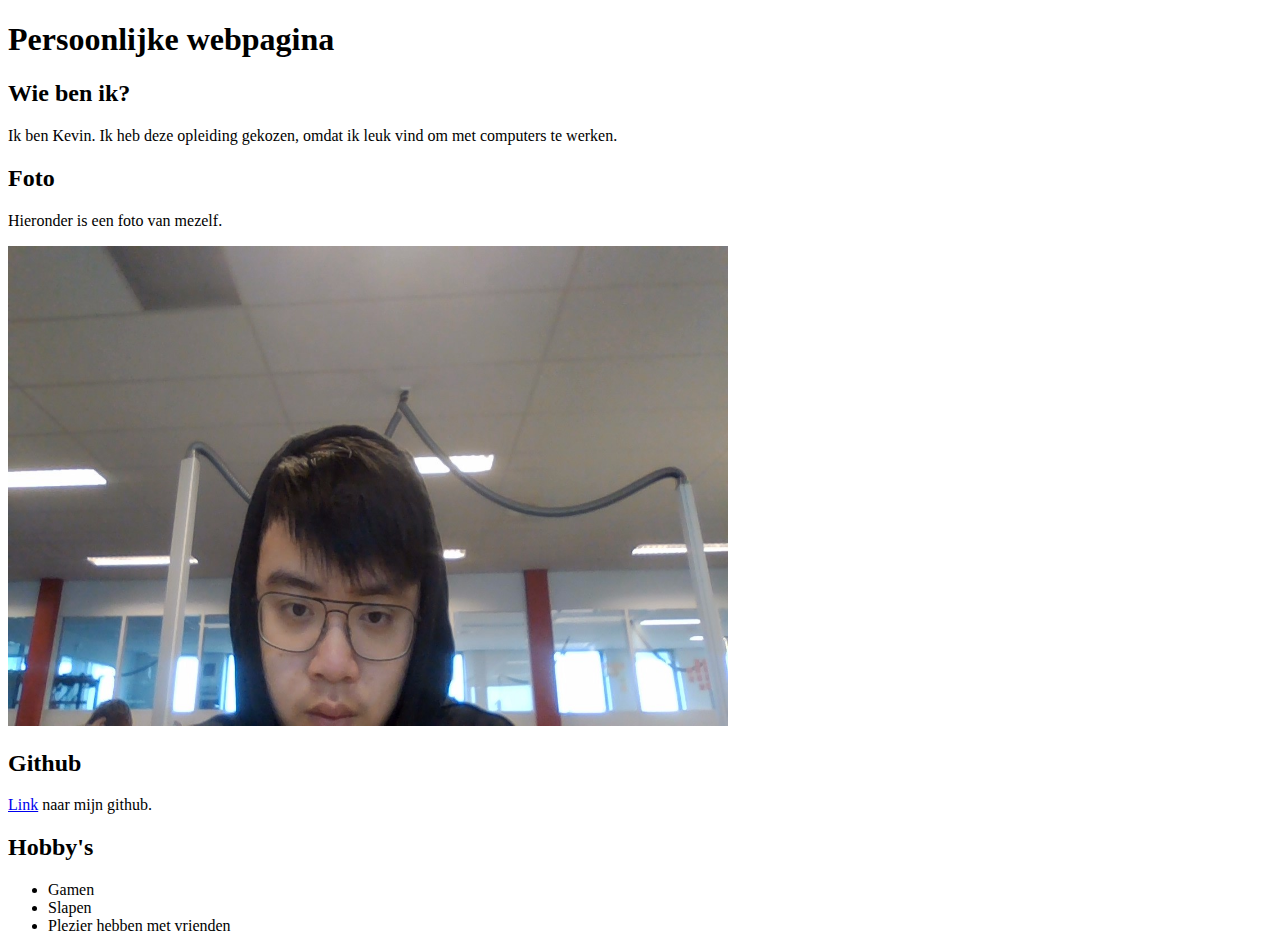
<file: module_01-content_structuur_styling/index.html>
<!DOCTYPE html>

<html lang="nl">
	
	<head>
		<meta charset="UTF-8">
		<title>Persoonlijke webpagina</title>
	</head>

	
	<body>
		<h1>Persoonlijke webpagina</h1>

		<h2>Wie ben ik?</h2>
		<p>Ik ben Kevin. Ik heb deze opleiding gekozen, omdat ik leuk vind om met computers te werken.</p>

		<h2>Foto</h2>
		<p>Hieronder is een foto van mezelf.</p>
		<img src="WIN_20221129_13_30_52_Pro.jpg" alt="Hier is een foto van mezelf." width="720" height="480">

		<h2>Github</h2>
		<p>
			<a href="https://github.com/KevinXu04" target="_blank">Link</a> naar mijn github.
		</p>

		<h2>Hobby's</h2>
		<ul>
			<li>Gamen</li>
			<li>Slapen</li>
			<li>Plezier hebben met vrienden</li>
		</ul>

		
	</body>

</html>
</file>
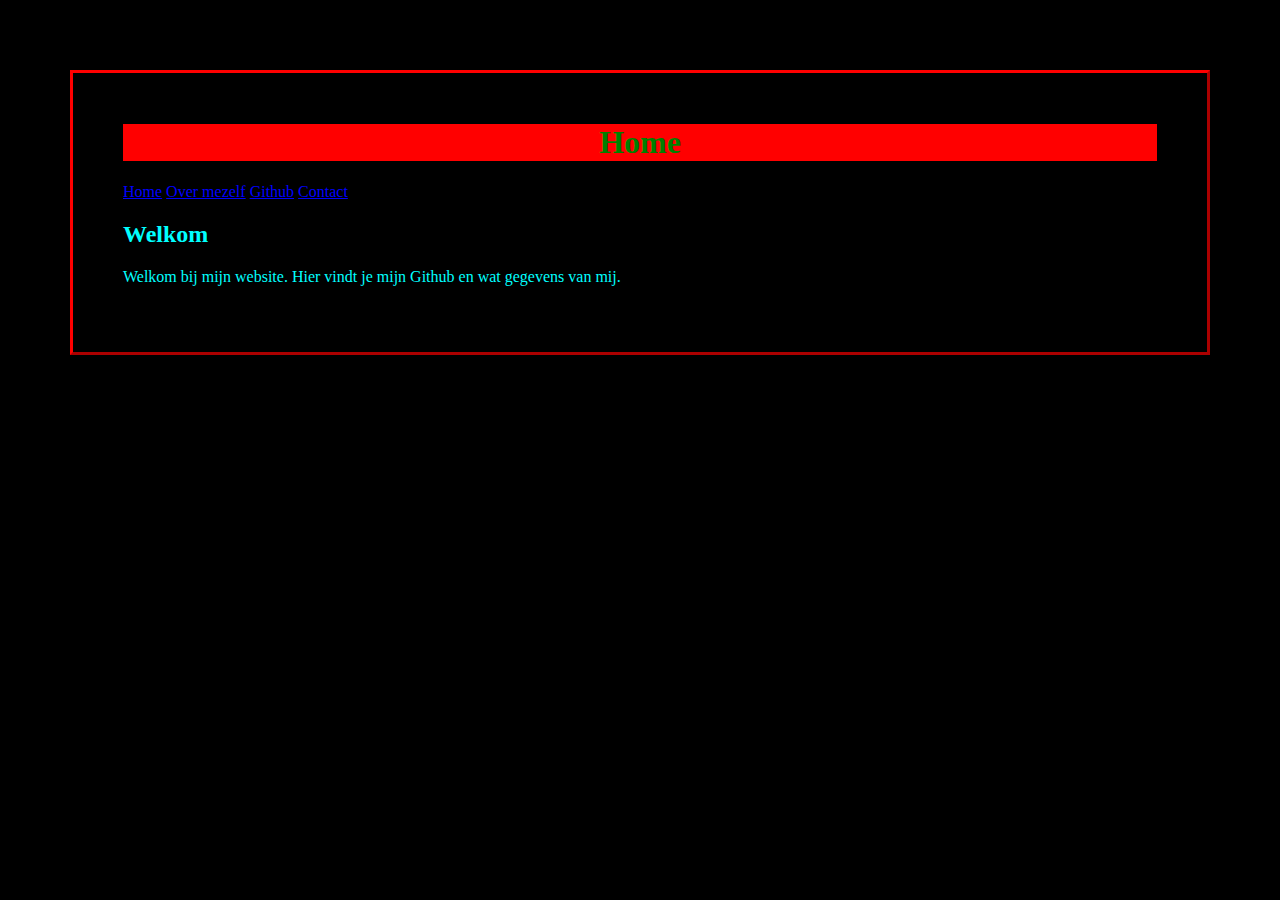
<file: module_01-content_structuur_styling/persoonlijk/index.html>
<!DOCTYPE html>

<html lang="nl">
	
	<head>
		<meta charset="UTF-8">
		<title>Persoonlijke webpagina</title>
		<link rel="stylesheet" href="./css/style.css">
	</head>
	
	<body>
		<div class="h1">
		<h1>Home</h1>
		</div>

		<nav>
			<a href="./index.html">Home</a>
			<a href="./over_mezelf.html">Over mezelf</a>
			<a href="./github.html">Github</a>
			<a href="./contact.html">Contact</a>
		</nav>
		
		<div class="h2">
		<h2>Welkom</h2>
		<p>Welkom bij mijn website. Hier vindt je mijn Github en wat gegevens van mij.</p>
		</div>

		
	</body>

</html>
</file>
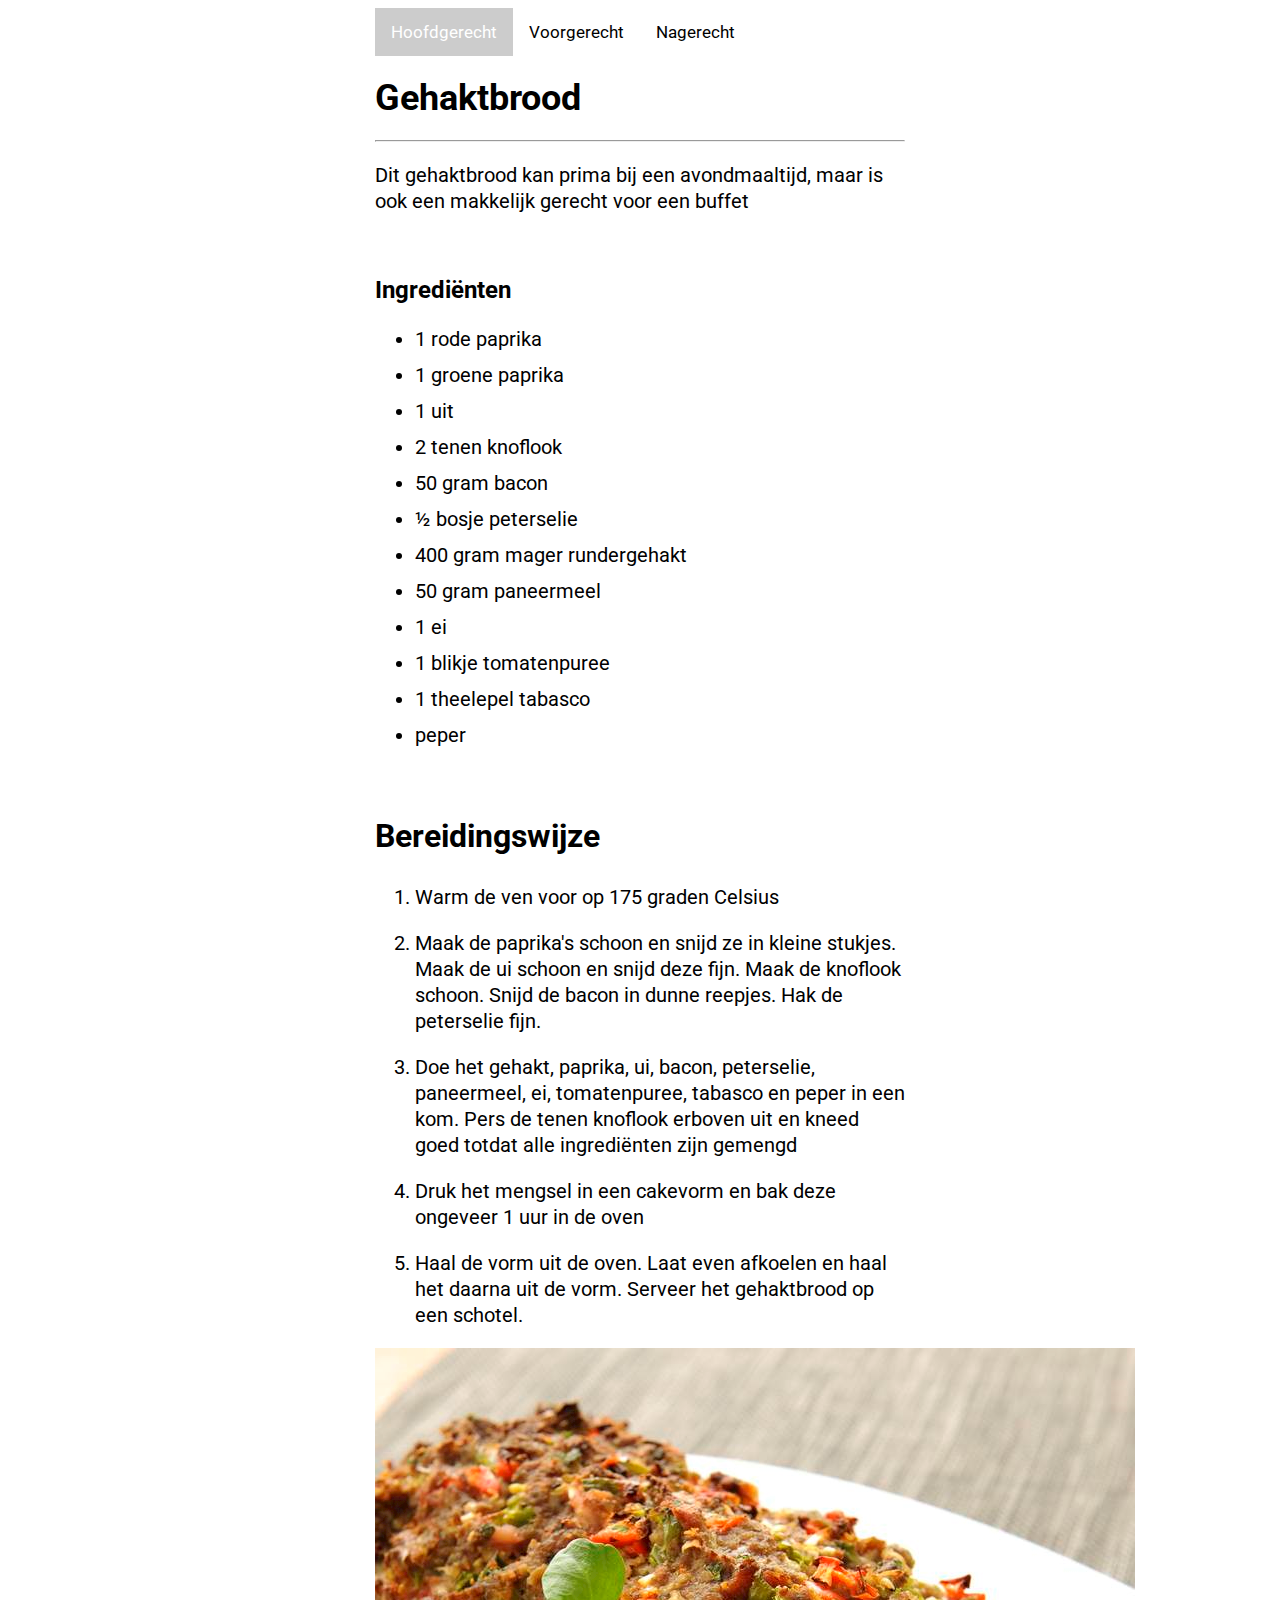
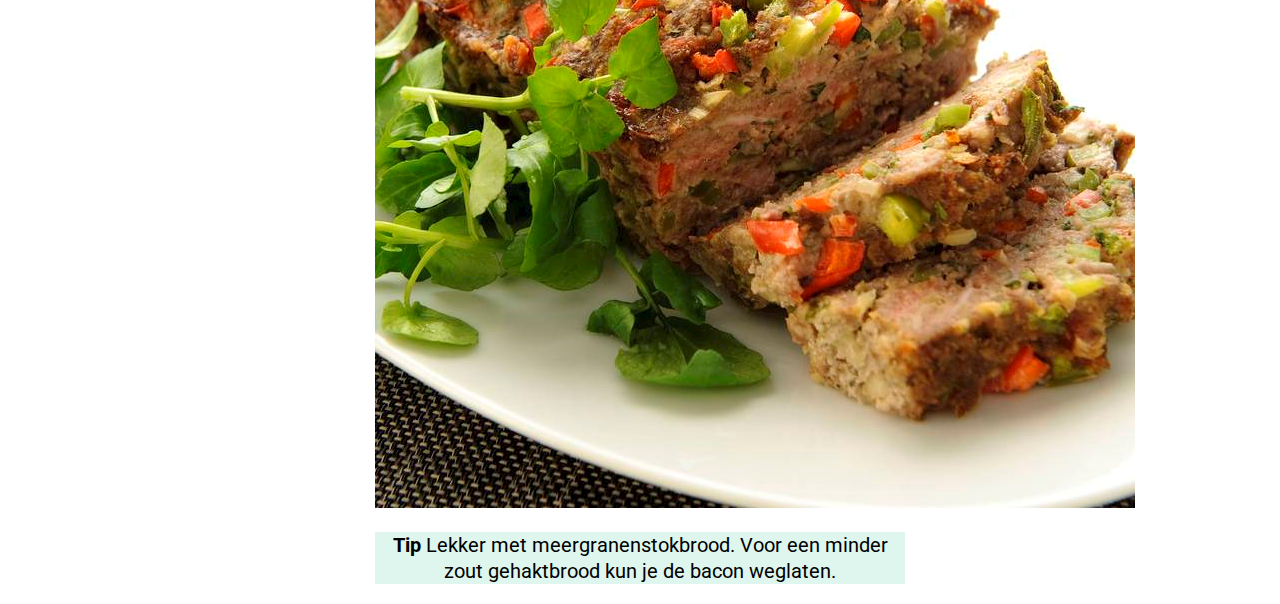
<file: module_01-content_structuur_styling/recepten/index.html>
<!DOCTYPE html>

<html lang="nl">
	
	<head>
		<meta charset="UTF-8">
		<title>Hoofdgerecht</title>
		<link rel="stylesheet" href="./css/style.css">
        <link rel="preconnect" href="https://fonts.googleapis.com"><link rel="preconnect" href="https://fonts.gstatic.com" crossorigin><link href="https://fonts.googleapis.com/css2?family=Roboto:wght@100;300&display=swap" rel="stylesheet">
	<body>
        <div class="center">

            <div class="nav">
                
                <a class="active" href="./index.html">Hoofdgerecht</a>
                <a href="./voorgerecht.html">Voorgerecht</a>
                <a href="./nagerecht.html">Nagerecht</a>

            </div>

            <h1>Gehaktbrood</h1>
            <hr>
            <p>Dit gehaktbrood kan prima bij een avondmaaltijd, maar is ook een makkelijk gerecht voor een buffet</p>

            <h2>Ingrediënten</h2>
            <ul>
                <li>1 rode paprika</li>
                <li>1 groene paprika</li>
                <li>1 uit</li>
                <li>2 tenen knoflook</li>
                <li>50 gram bacon</li>
                <li>½ bosje peterselie</li>
                <li>400 gram mager rundergehakt</li>
                <li>50 gram paneermeel</li>
                <li>1 ei</li>
                <li>1 blikje tomatenpuree</li>
                <li>1 theelepel tabasco</li>
                <li>peper</li>
            </ul>

            <h3>Bereidingswijze</h3>
            <ol>
                <li>Warm de ven voor op 175 graden Celsius</li>
                <li>Maak de paprika's schoon en snijd ze in kleine stukjes. Maak de ui schoon en snijd deze fijn. Maak de knoflook schoon. Snijd de bacon in dunne reepjes. Hak de peterselie fijn.</li>
                <li>Doe het gehakt, paprika, ui, bacon, peterselie, paneermeel, ei, tomatenpuree, tabasco en peper in een kom. Pers de tenen knoflook erboven uit en kneed goed totdat alle ingrediënten zijn gemengd</li>
                <li>Druk het mengsel in een cakevorm en bak deze ongeveer 1 uur in de oven</li>
                <li>Haal de vorm uit de oven. Laat even afkoelen en haal het daarna uit de vorm. Serveer het gehaktbrood op een schotel.</li>
            </ol>

            <img src="gehaktbrood.jpg" alt="Hier is een foto van het gehaktbrood">
            
            <div class="tip">
            <p><span class ="bold">Tip</span> Lekker met meergranenstokbrood. Voor een minder zout gehaktbrood kun je de bacon weglaten.</p>
            </div>
        </div>
		
	</body>

</html>
</file>
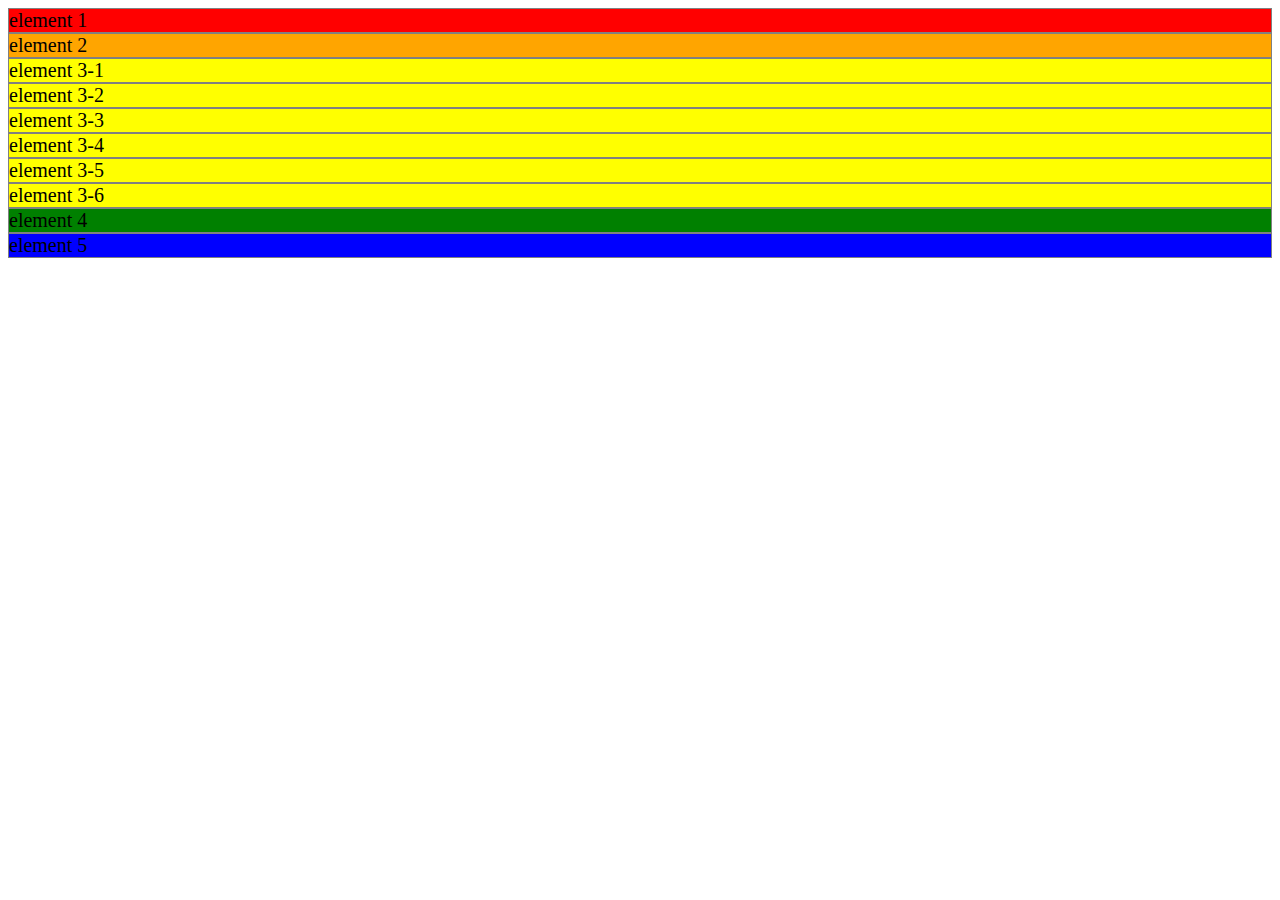
<file: module_02-responsive_web_design/bootstrap_gridsystem/Bootstrap_lab1/index.html>
<!DOCTYPE html>
<html lang="en">
<head>
	<meta charset="UTF-8">
	<title>Bootstrap - Lab 1</title>
	<link rel="stylesheet" type="text/css" href="css/style.css">

	<!-- Link hier je bootstrap! -->
	<link href="https://cdn.jsdelivr.net/npm/bootstrap@5.3.0-alpha1/dist/css/bootstrap.min.css" rel="stylesheet" integrity="sha384-GLhlTQ8iRABdZLl6O3oVMWSktQOp6b7In1Zl3/Jr59b6EGGoI1aFkw7cmDA6j6gD" crossorigin="anonymous">

</head>


<body>
	<div class="row">
		<div id="elem1" class="col-lg-8">element 1</div>
		<div id="elem2" class="col-lg-4">element 2</div>
	</div>

	<div id="sub" class="row">
		<div class="col-sm-6 col-md-4 col-lg-3">element 3-1</div>
		<div class="col-sm-6 col-md-4 col-lg-3">element 3-2</div>
		<div class="col-sm-6 col-md-4 col-lg-3">element 3-3</div>
		<div class="col-sm-6 col-md-4 col-lg-3">element 3-4</div>
		<div class="col-sm-6 col-md-4 col-lg-3">element 3-5</div>
		<div class="col-sm-6 col-md-4 col-lg-3">element 3-6</div>
	</div>

	<div id="elem4" class="col-sm-4 col-md-6 col-lg-8">element 4</div>
	<div id="elem5" class="col-sm-6 col-md-8 col-lg-12">element 5</div>
</body>
</html>
</file>
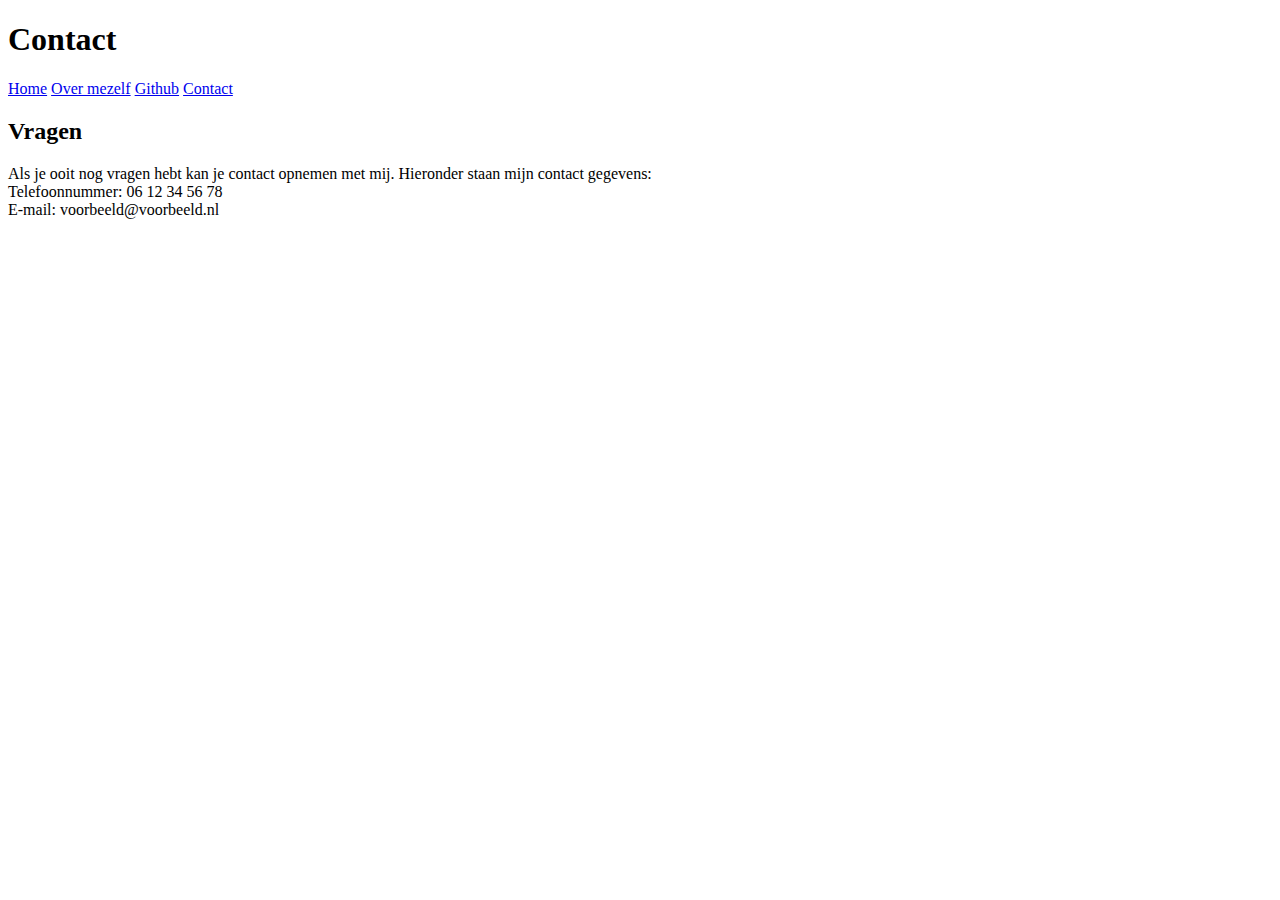
<file: module_01-content_structuur_styling/contact.html>
<!DOCTYPE html>

<html lang="nl">
	
	<head>
		<meta charset="UTF-8">
		<title>Contact</title>
	</head>
	
	<body>

		<h1>Contact</h1>

		<nav>
			<a href="./index.html">Home</a>
			<a href="./over_mezelf.html">Over mezelf</a>
			<a href="./github.html">Github</a>
			<a href="./contact.html">Contact</a>
		</nav>

        <h2>Vragen</h2>
		<p>
            Als je ooit nog vragen hebt kan je contact opnemen met mij. Hieronder staan mijn contact gegevens: <br>
            Telefoonnummer: 06 12 34 56 78 <br>
            E-mail: voorbeeld@voorbeeld.nl
        </p>

		
	</body>

</html>
</file>
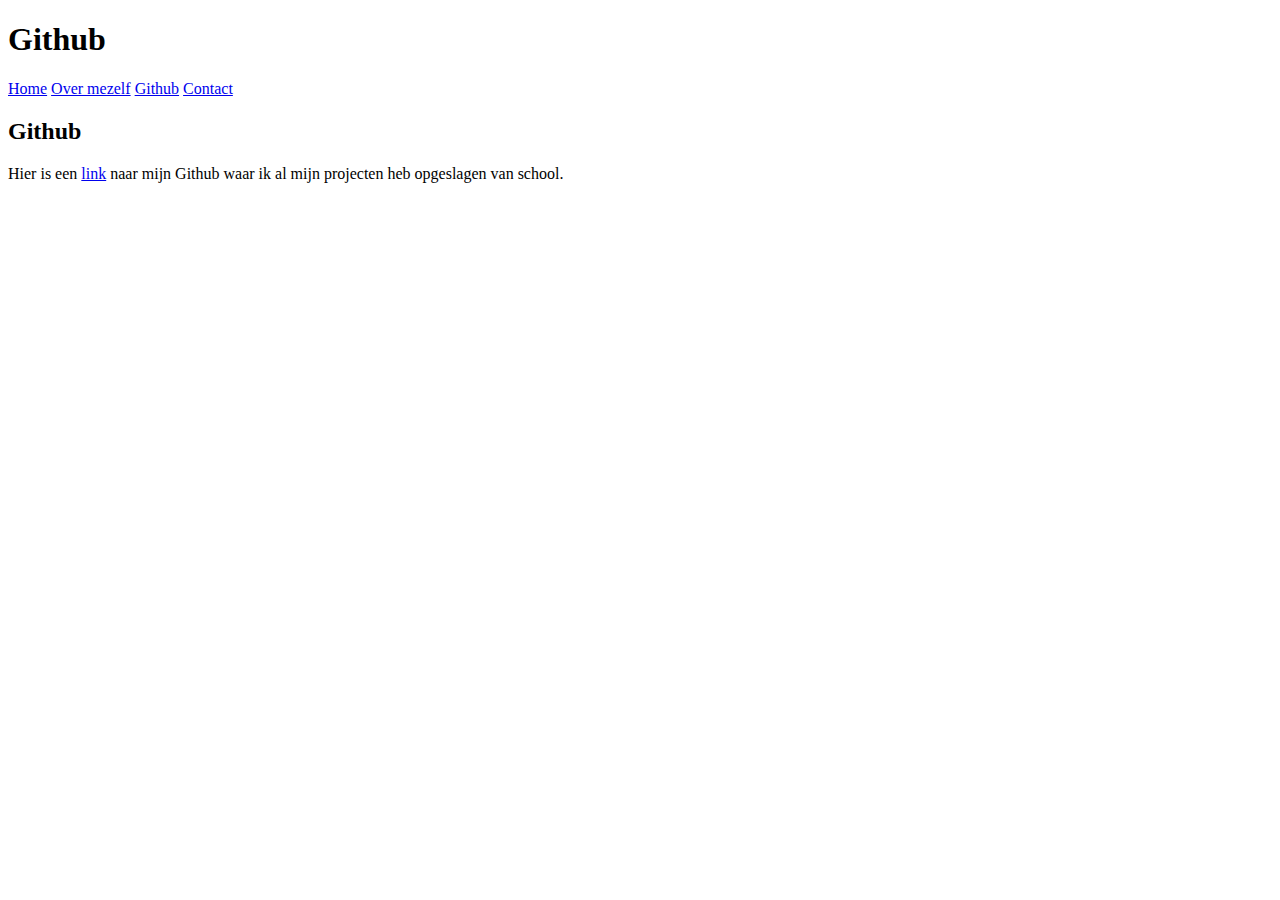
<file: module_01-content_structuur_styling/github.html>
<!DOCTYPE html>

<html lang="nl">
	
	<head>
		<meta charset="UTF-8">
		<title>Github</title>
	</head>
	
	<body>

		<h1>Github</h1>

		<nav>
			<a href="./index.html">Home</a>
			<a href="./over_mezelf.html">Over mezelf</a>
			<a href="./github.html">Github</a>
			<a href="./contact.html">Contact</a>
		</nav>

        <h2>Github</h2>
		<p>
			Hier is een <a href="https://github.com/KevinXu04" target="_blank">link</a> naar mijn Github waar ik al mijn projecten heb opgeslagen van school.
		</p>
		
	</body>

</html>
</file>
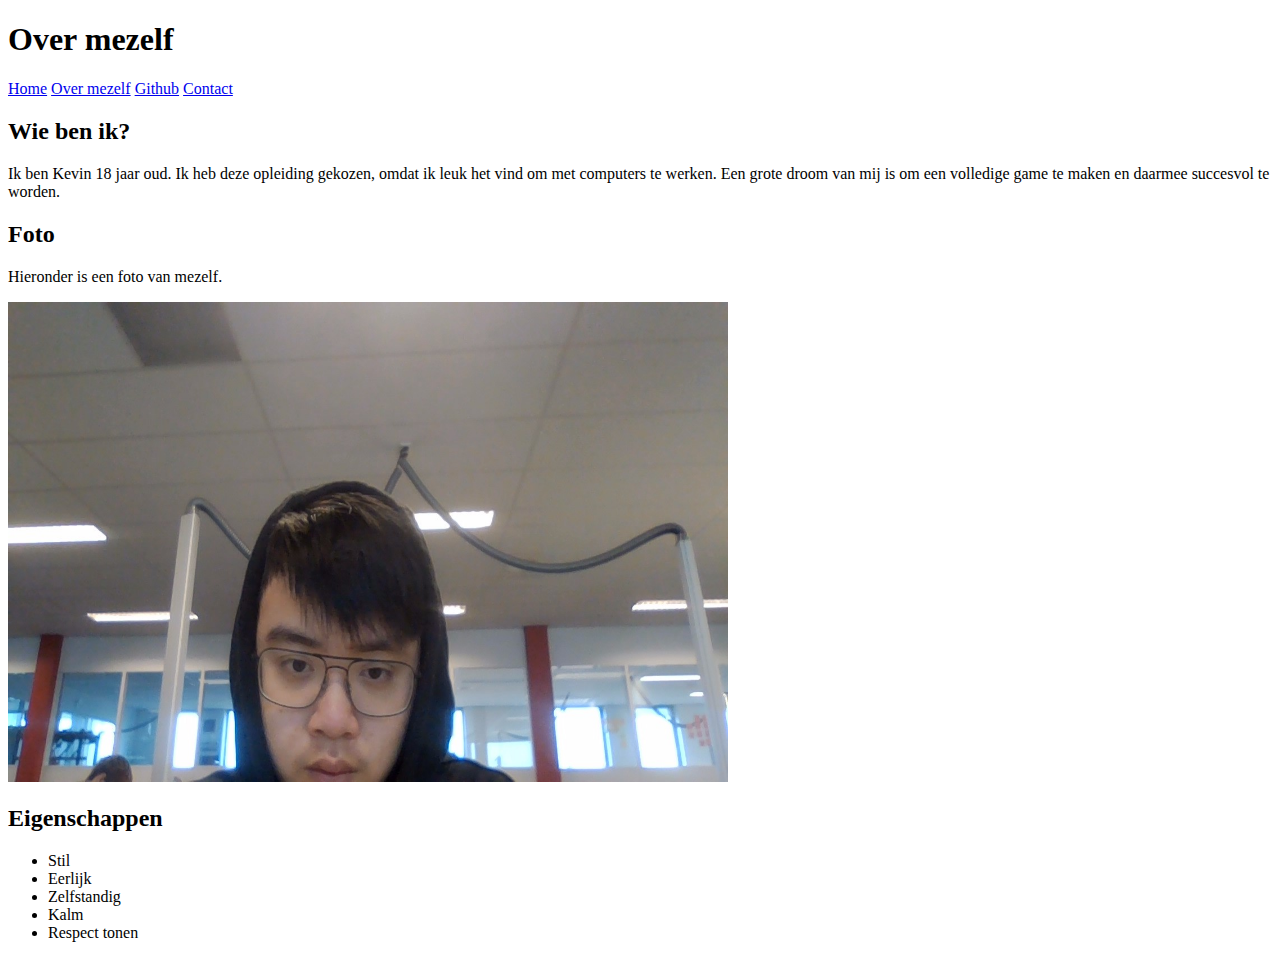
<file: module_01-content_structuur_styling/over_mezelf.html>
<!DOCTYPE html>

<html lang="nl">
	
	<head>
		<meta charset="UTF-8">
		<title>Over mezelf</title>
	</head>
	
	<body>

		<h1>Over mezelf</h1>

		<nav>
			<a href="./index.html">Home</a>
			<a href="./over_mezelf.html">Over mezelf</a>
			<a href="./github.html">Github</a>
			<a href="./contact.html">Contact</a>
		</nav>

        <h2>Wie ben ik?</h2>
		<p>Ik ben Kevin 18 jaar oud. Ik heb deze opleiding gekozen, omdat ik leuk het vind om met computers te werken. Een grote droom van mij is om een volledige game te maken en daarmee succesvol te worden.</p>

		<h2>Foto</h2>
		<p>Hieronder is een foto van mezelf.</p>
		<img src="WIN_20221129_13_30_52_Pro.jpg" alt="Hier is een foto van mezelf." width="720" height="480">

        <h2>Eigenschappen</h2>
		<ul>
			<li>Stil</li>
			<li>Eerlijk</li>
            <li>Zelfstandig</li>
            <li>Kalm</li>
            <li>Respect tonen</li>
		</ul>

		
	</body>

</html>
</file>
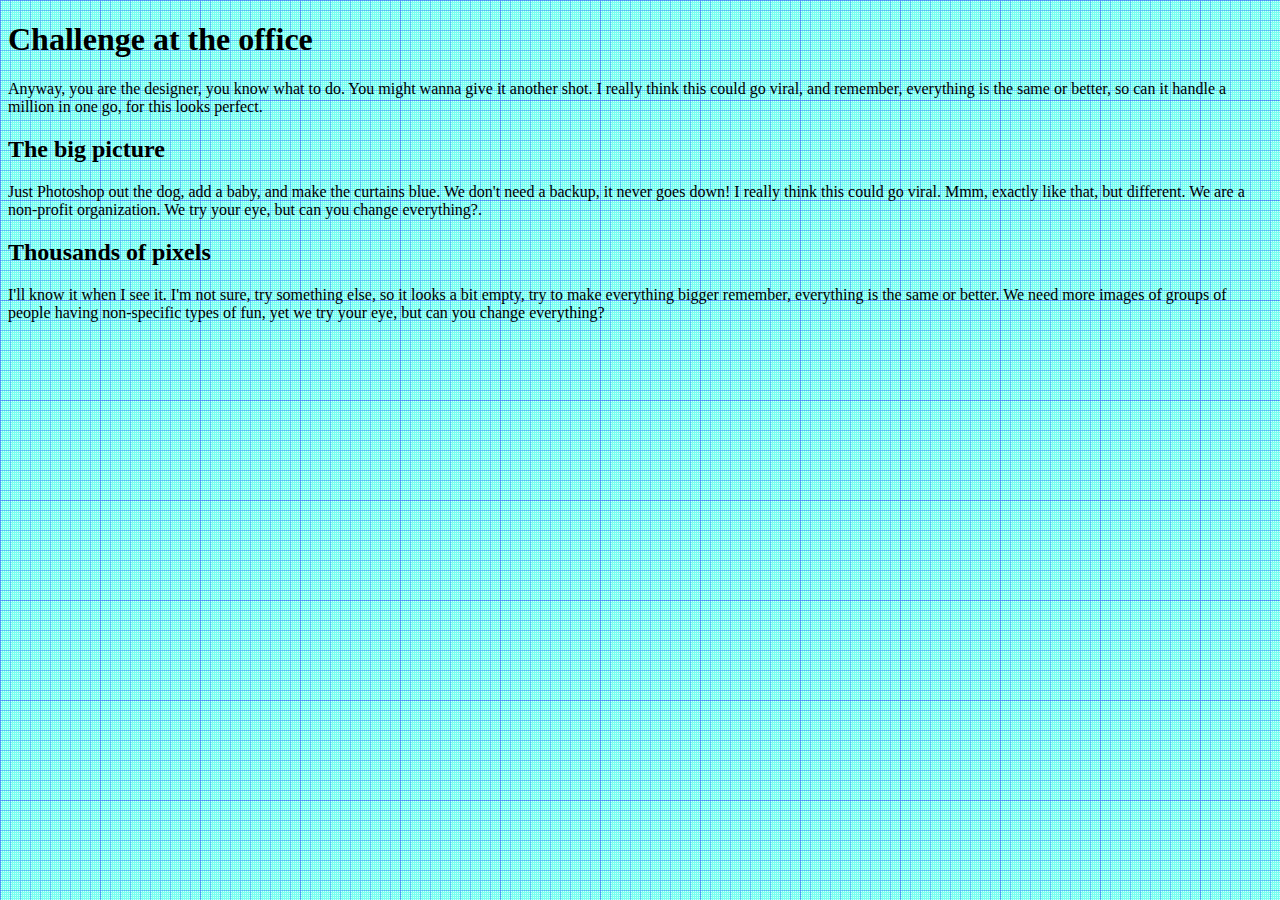
<file: lessen/box/box.html>
<!doctype html>
<html>
<head>

	<link rel="stylesheet" href="box.css">
	<title>box lab</title>
</head>

<body>
	<div>
	<h1>
		Challenge at the office
	</h1>
	<p>
		Anyway, you are the designer, you know what to do. You might wanna give it another shot. I really think this could go viral, and remember, everything is the same or better, so can it handle a million in one go, for this looks perfect.
	</p>
	<h2>
		The big picture
	</h2>
	<p>
		Just Photoshop out the dog, add a baby, and make the curtains blue. We don't need a backup, it never goes down! I really think this could go viral. Mmm, exactly like that, but different. We are a non-profit organization. We try your eye, but can you change everything?.
	</p>
	<h2>
		Thousands of pixels
	</h2>
	<p>
		I'll know it when I see it. I'm not sure, try something else, so it looks a bit empty, try to make everything bigger remember, everything is the same or better. We need more images of groups of people having non-specific types of fun, yet we try your eye, but can you change everything?
	</p>
</div>
</body>

</html>
</file>
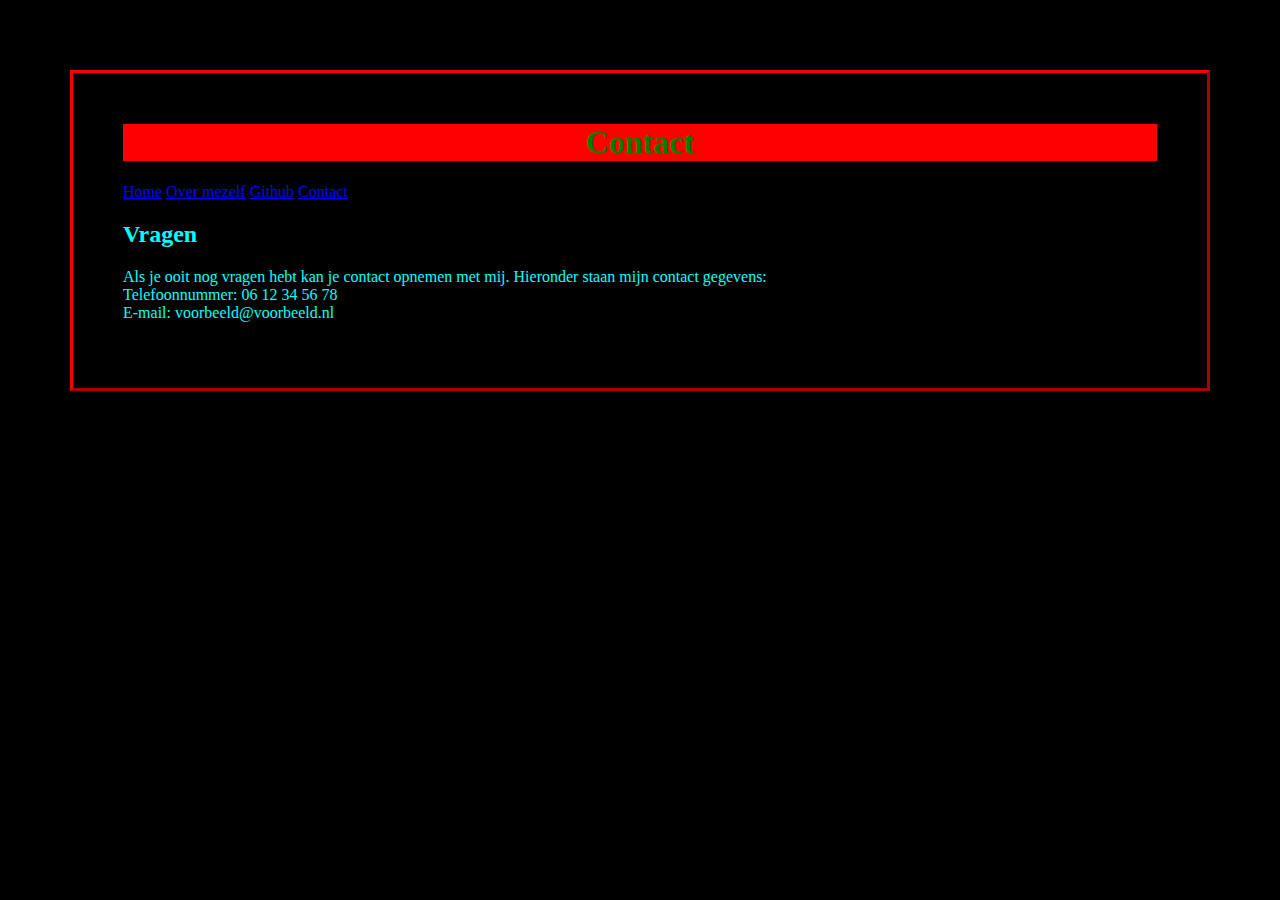
<file: module_01-content_structuur_styling/persoonlijk/contact.html>
<!DOCTYPE html>

<html lang="nl">
	
	<head>
		<meta charset="UTF-8">
		<title>Contact</title>
		<link rel="stylesheet" href="./css/style.css">
	</head>
	
	<body>

		<div class="h1">
		<h1>Contact</h1>
		</div>

		<nav>
			<a href="./index.html">Home</a>
			<a href="./over_mezelf.html">Over mezelf</a>
			<a href="./github.html">Github</a>
			<a href="./contact.html">Contact</a>
		</nav>

		<div class="h2">
        <h2>Vragen</h2>
		<p>
            Als je ooit nog vragen hebt kan je contact opnemen met mij. Hieronder staan mijn contact gegevens: <br>
            Telefoonnummer: 06 12 34 56 78 <br>
            E-mail: voorbeeld@voorbeeld.nl
        </p>
		</div>
		
	</body>

</html>
</file>
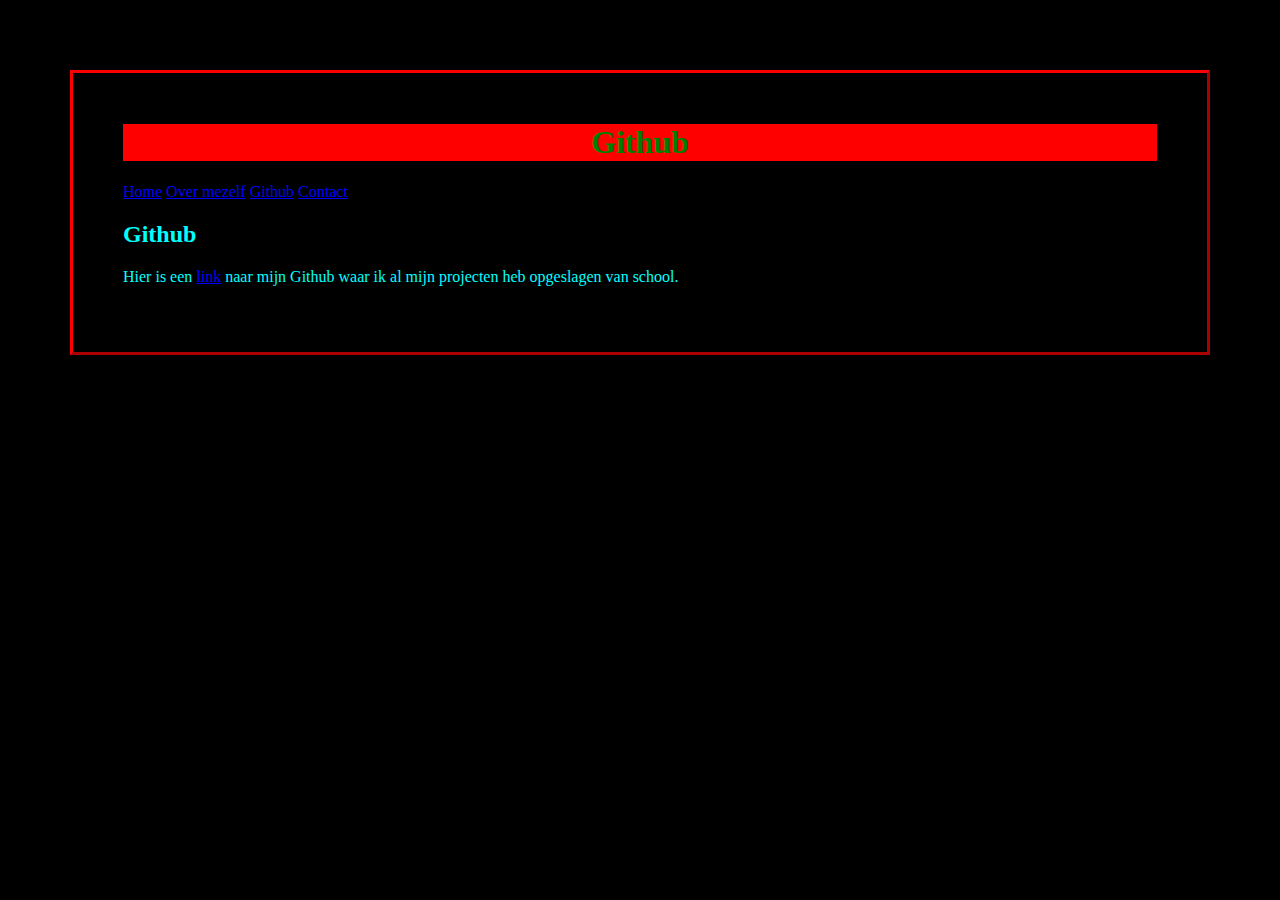
<file: module_01-content_structuur_styling/persoonlijk/github.html>
<!DOCTYPE html>

<html lang="nl">
	
	<head>
		<meta charset="UTF-8">
		<title>Github</title>
		<link rel="stylesheet" href="./css/style.css">
	</head>
	
	<body>

		<div class="h1">
		<h1>Github</h1>
		</div>

		<nav>
			<a href="./index.html">Home</a>
			<a href="./over_mezelf.html">Over mezelf</a>
			<a href="./github.html">Github</a>
			<a href="./contact.html">Contact</a>
		</nav>

		<div class="h2">
        <h2>Github</h2>
		<p>
			Hier is een <a href="https://github.com/KevinXu04" target="_blank">link</a> naar mijn Github waar ik al mijn projecten heb opgeslagen van school.
		</p>
		</div>
		
	</body>

</html>
</file>
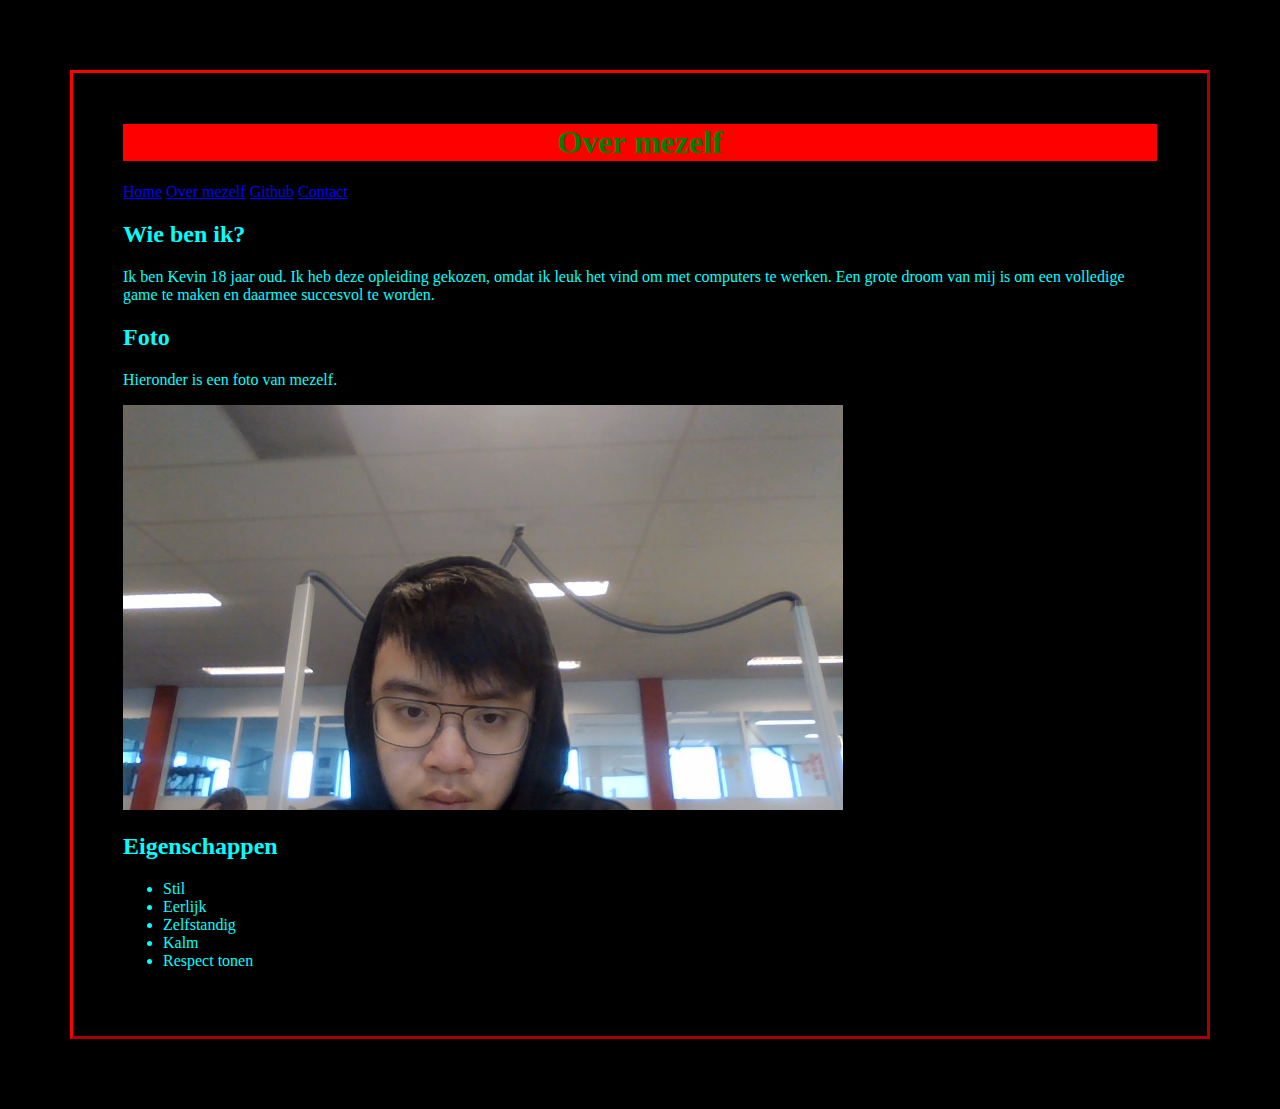
<file: module_01-content_structuur_styling/persoonlijk/over_mezelf.html>
<!DOCTYPE html>

<html lang="nl">
	
	<head>
		<meta charset="UTF-8">
		<title>Over mezelf</title>
		<link rel="stylesheet" href="./css/style.css">
	</head>
	
	<body>

		<div class="h1">
			<h1>Over mezelf</h1>
		</div>

		<nav>
			<a href="index.html">Home</a>
			<a href="over_mezelf.html">Over mezelf</a>
			<a href="github.html">Github</a>
			<a href="contact.html">Contact</a>
		</nav>

		<div class="h2">
			<h2>Wie ben ik?</h2>
			<p>Ik ben Kevin 18 jaar oud. Ik heb deze opleiding gekozen, omdat ik leuk het vind om met computers te werken. Een grote droom van mij is om een volledige game te maken en daarmee succesvol te worden.</p>

			<h2>Foto</h2>
			<p>Hieronder is een foto van mezelf.</p>
			<img src="WIN_20221129_13_30_52_Pro.jpg" alt="Hier is een foto van mezelf." width="720">
		

			<h2>Eigenschappen</h2>
			<ul>
				<li>Stil</li>
				<li>Eerlijk</li>
				<li>Zelfstandig</li>
				<li>Kalm</li>
				<li>Respect tonen</li>
			</ul>
		</div>
		
	</body>

</html>
</file>
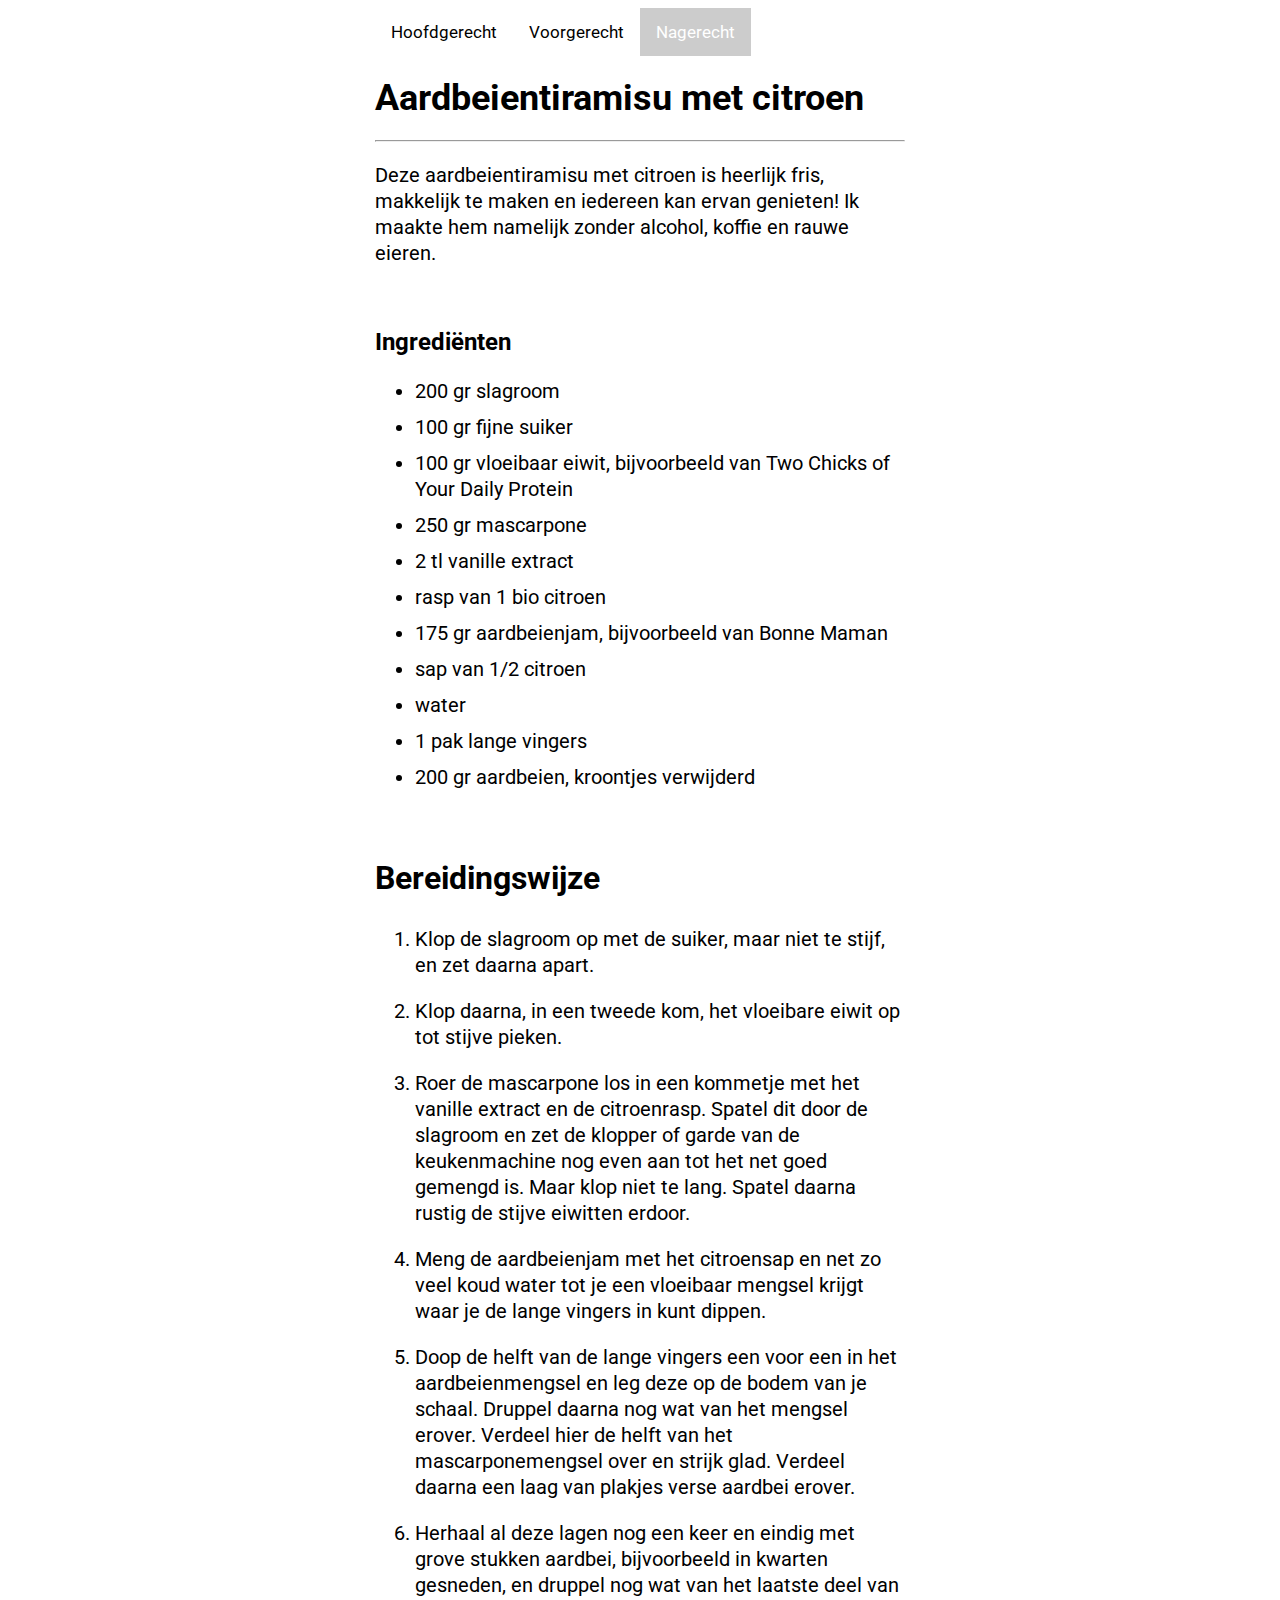
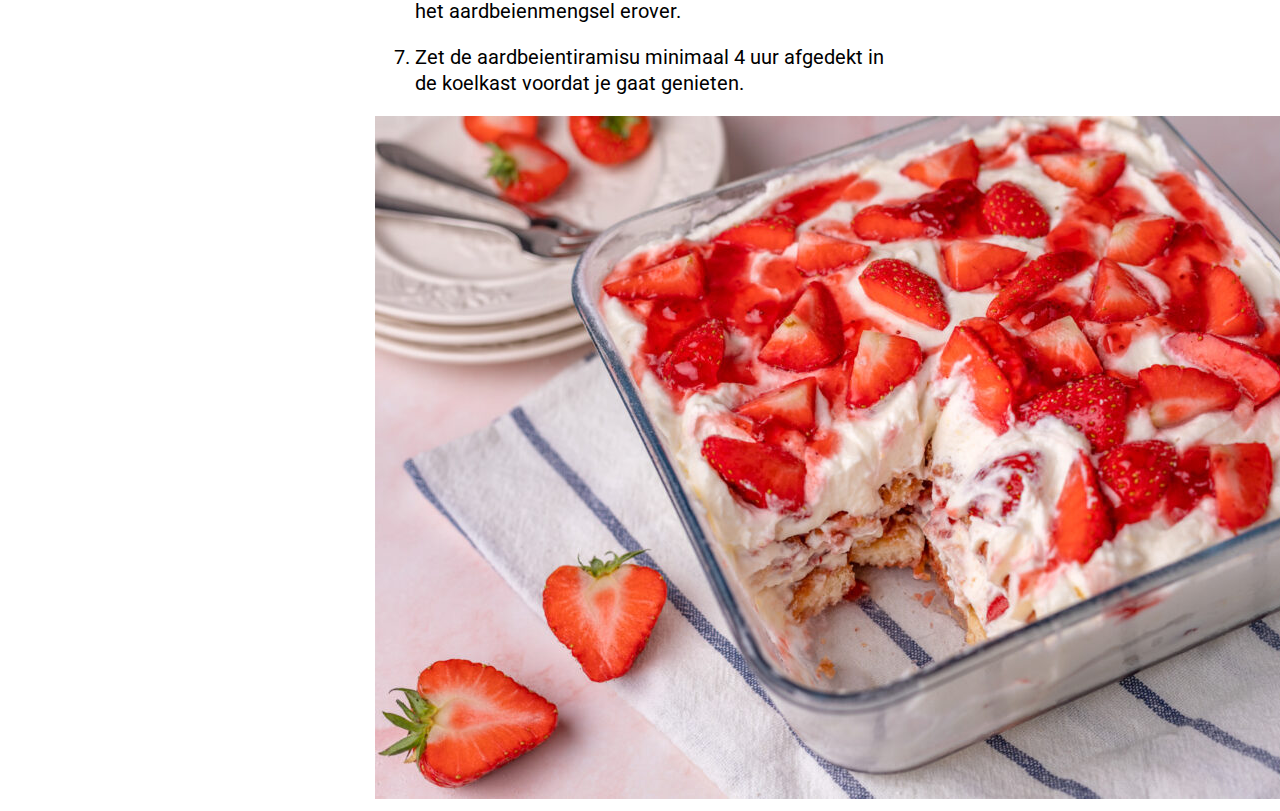
<file: module_01-content_structuur_styling/recepten/nagerecht.html>
<!DOCTYPE html>

<html lang="nl">
	
	<head>
		<meta charset="UTF-8">
		<title>Nagerecht</title>
		<link rel="stylesheet" href="./css/style.css">
        <link rel="preconnect" href="https://fonts.googleapis.com"><link rel="preconnect" href="https://fonts.gstatic.com" crossorigin><link href="https://fonts.googleapis.com/css2?family=Roboto:wght@100;300&display=swap" rel="stylesheet">
	<body>
        <div class="center">

            <div class="nav">
                
                <a href="./index.html">Hoofdgerecht</a>
                <a href="./voorgerecht.html">Voorgerecht</a>
                <a class="active" href="./nagerecht.html">Nagerecht</a>

            </div>

            <h1>Aardbeientiramisu met citroen</h1>
            <hr>
            <p>Deze aardbeientiramisu met citroen is heerlijk fris, makkelijk te maken en iedereen kan ervan genieten! Ik maakte hem namelijk zonder alcohol, koffie en rauwe eieren.</p>

            <h2>Ingrediënten</h2>
            <ul>
                <li>200 gr slagroom</li>
                <li>100 gr fijne suiker</li>
                <li>100 gr vloeibaar eiwit, bijvoorbeeld van Two Chicks of Your Daily Protein</li>
                <li>250 gr mascarpone</li>
                <li>2 tl vanille extract</li>
                <li>rasp van 1 bio citroen</li>
                <li>175 gr aardbeienjam, bijvoorbeeld van Bonne Maman</li>
                <li>sap van 1/2 citroen</li>
                <li>water</li>
                <li>1 pak lange vingers</li>
                <li>200 gr aardbeien, kroontjes verwijderd</li>
            </ul>

            <h3>Bereidingswijze</h3>
            <ol>
                <li>Klop de slagroom op met de suiker, maar niet te stijf, en zet daarna apart.</li>
                <li>Klop daarna, in een tweede kom, het vloeibare eiwit op tot stijve pieken.</li>
                <li>Roer de mascarpone los in een kommetje met het vanille extract en de citroenrasp. Spatel dit door de slagroom en zet de klopper of garde van de keukenmachine nog even aan tot het net goed gemengd is. Maar klop niet te lang. Spatel daarna rustig de stijve eiwitten erdoor.</li>
                <li>Meng de aardbeienjam met het citroensap en net zo veel koud water tot je een vloeibaar mengsel krijgt waar je de lange vingers in kunt dippen.</li>
                <li>Doop de helft van de lange vingers een voor een in het aardbeienmengsel en leg deze op de bodem van je schaal. Druppel daarna nog wat van het mengsel erover. Verdeel hier de helft van het mascarponemengsel over en strijk glad. Verdeel daarna een laag van plakjes verse aardbei erover.</li>
                <li>Herhaal al deze lagen nog een keer en eindig met grove stukken aardbei, bijvoorbeeld in kwarten gesneden, en druppel nog wat van het laatste deel van het aardbeienmengsel erover.</li>
                <li>Zet de aardbeientiramisu minimaal 4 uur afgedekt in de koelkast voordat je gaat genieten.</li>
            </ol>

            <img src="aardbeientiramisu-met-citroen-1-1024x683.jpg" alt="Hier is een foto van het gehaktbrood">
        </div>
		
	</body>

</html>
</file>
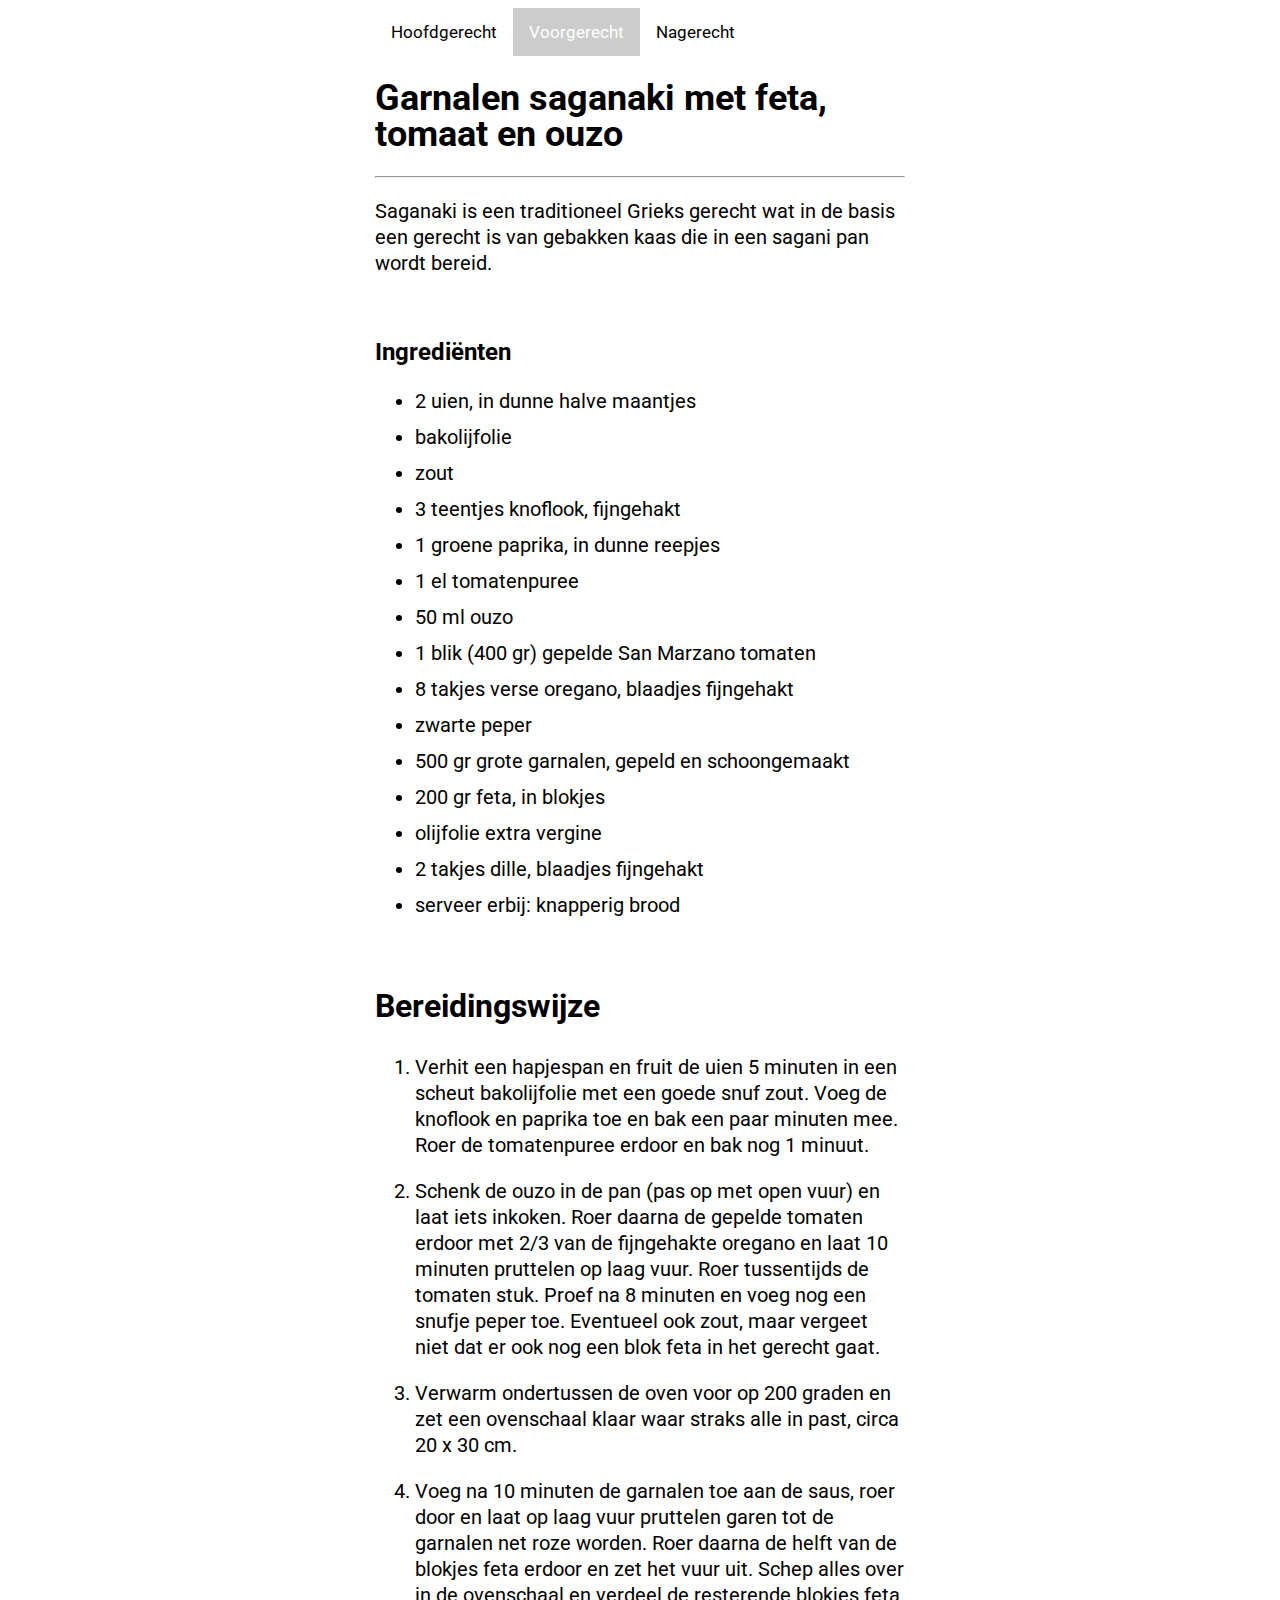
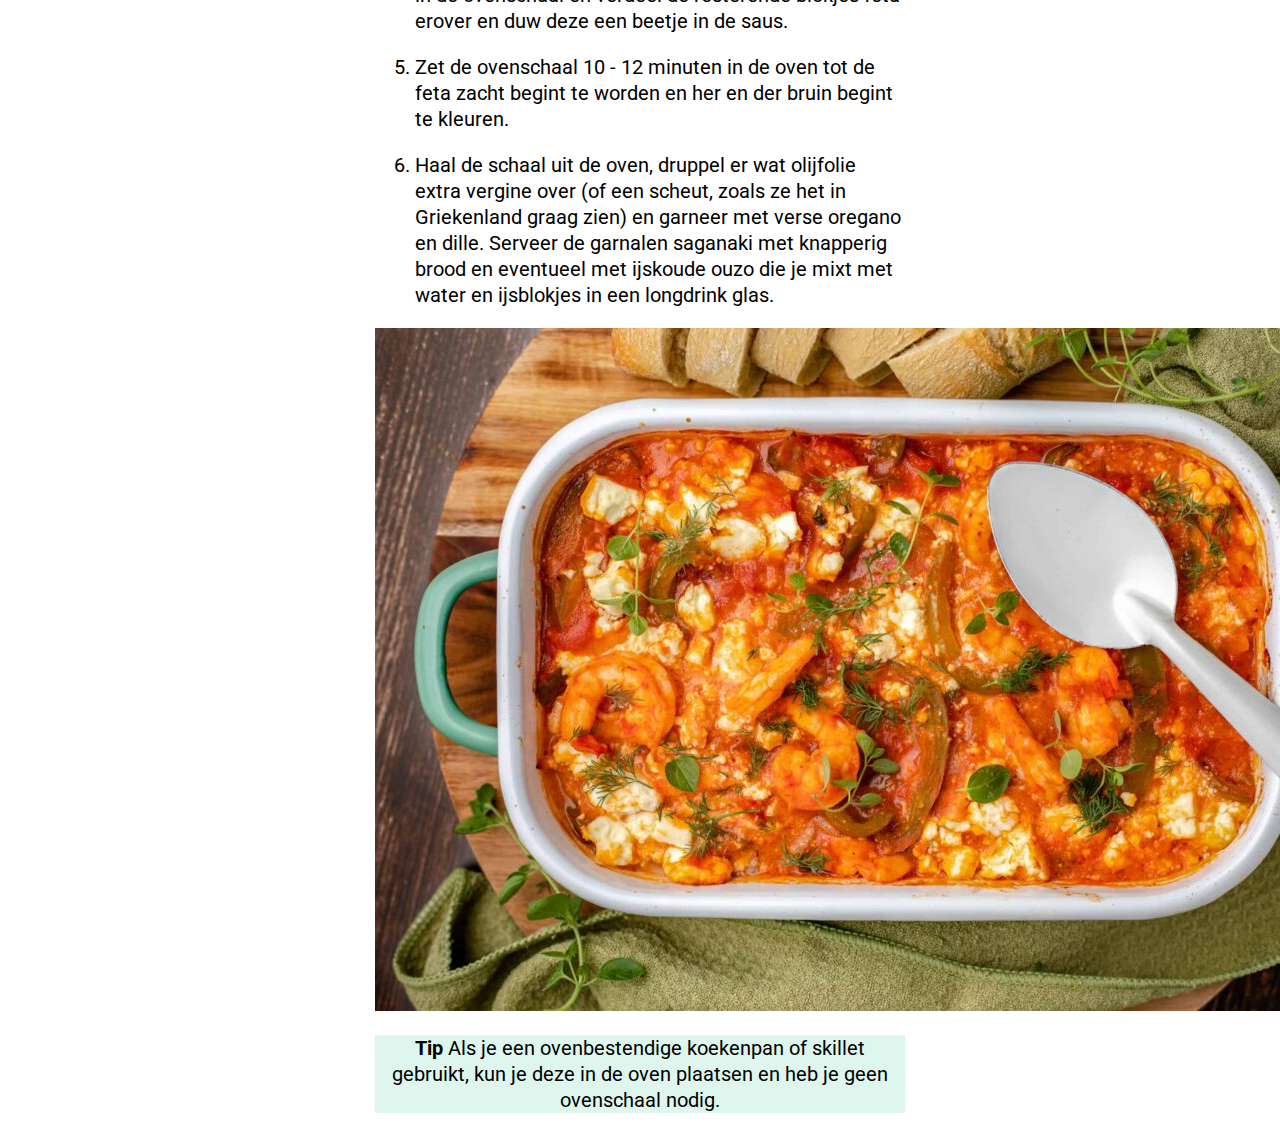
<file: module_01-content_structuur_styling/recepten/voorgerecht.html>
<!DOCTYPE html>

<html lang="nl">
	
	<head>
		<meta charset="UTF-8">
		<title>Voorgerecht</title>
		<link rel="stylesheet" href="./css/style.css">
        <link rel="preconnect" href="https://fonts.googleapis.com"><link rel="preconnect" href="https://fonts.gstatic.com" crossorigin><link href="https://fonts.googleapis.com/css2?family=Roboto:wght@100;300&display=swap" rel="stylesheet">
	<body>
        <div class="center">

            <div class="nav">
                
                <a href="./index.html">Hoofdgerecht</a>
                <a class="active" href="./voorgerecht.html">Voorgerecht</a>
                <a href="./nagerecht.html">Nagerecht</a>

            </div>

            <h1>Garnalen saganaki met feta, tomaat en ouzo</h1>
            <hr>
            <p>Saganaki is een traditioneel Grieks gerecht wat in de basis een gerecht is van gebakken kaas die in een sagani pan wordt bereid.</p>

            <h2>Ingrediënten</h2>
            <ul>
                <li>2 uien, in dunne halve maantjes</li>
                <li>bakolijfolie</li>
                <li>zout</li>
                <li>3 teentjes knoflook, fijngehakt</li>
                <li>1 groene paprika, in dunne reepjes</li>
                <li>1 el tomatenpuree</li>
                <li>50 ml ouzo</li>
                <li>1 blik (400 gr) gepelde San Marzano tomaten</li>
                <li>8 takjes verse oregano, blaadjes fijngehakt</li>
                <li>zwarte peper</li>
                <li>500 gr grote garnalen, gepeld en schoongemaakt</li>
                <li>200 gr feta, in blokjes</li>
                <li>olijfolie extra vergine</li>
                <li>2 takjes dille, blaadjes fijngehakt</li>
                <li>serveer erbij: knapperig brood</li>
            </ul>

            <h3>Bereidingswijze</h3>
            <ol>
                <li>Verhit een hapjespan en fruit de uien 5 minuten in een scheut bakolijfolie met een goede snuf zout. Voeg de knoflook en paprika toe en bak een paar minuten mee. Roer de tomatenpuree erdoor en bak nog 1 minuut.</li>
                <li>Schenk de ouzo in de pan (pas op met open vuur) en laat iets inkoken. Roer daarna de gepelde tomaten erdoor met 2/3 van de fijngehakte oregano en laat 10 minuten pruttelen op laag vuur. Roer tussentijds de tomaten stuk. Proef na 8 minuten en voeg nog een snufje peper toe. Eventueel ook zout, maar vergeet niet dat er ook nog een blok feta in het gerecht gaat.</li>
                <li>Verwarm ondertussen de oven voor op 200 graden en zet een ovenschaal klaar waar straks alle in past, circa 20 x 30 cm.</li>
                <li>Voeg na 10 minuten de garnalen toe aan de saus, roer door en laat op laag vuur pruttelen garen tot de garnalen net roze worden. Roer daarna de helft van de blokjes feta erdoor en zet het vuur uit. Schep alles over in de ovenschaal en verdeel de resterende blokjes feta erover en duw deze een beetje in de saus.</li>
                <li>Zet de ovenschaal 10 - 12 minuten in de oven tot de feta zacht begint te worden en her en der bruin begint te kleuren.</li>
                <li>Haal de schaal uit de oven, druppel er wat olijfolie extra vergine over (of een scheut, zoals ze het in Griekenland graag zien) en garneer met verse oregano en dille. Serveer de garnalen saganaki met knapperig brood en eventueel met ijskoude ouzo die je mixt met water en ijsblokjes in een longdrink glas.</li>
            </ol>

            <img src="garnalen-saganaki-met-tomaat-en-ouzo-1-1024x683.jpg" alt="Hier is een foto van het gehaktbrood">

            <div class="tip">
                <p><span class ="bold">Tip</span> Als je een ovenbestendige koekenpan of skillet gebruikt, kun je deze in de oven plaatsen en heb je geen ovenschaal nodig.</p>
            </div>
        </div>
		
	</body>

</html>
</file>
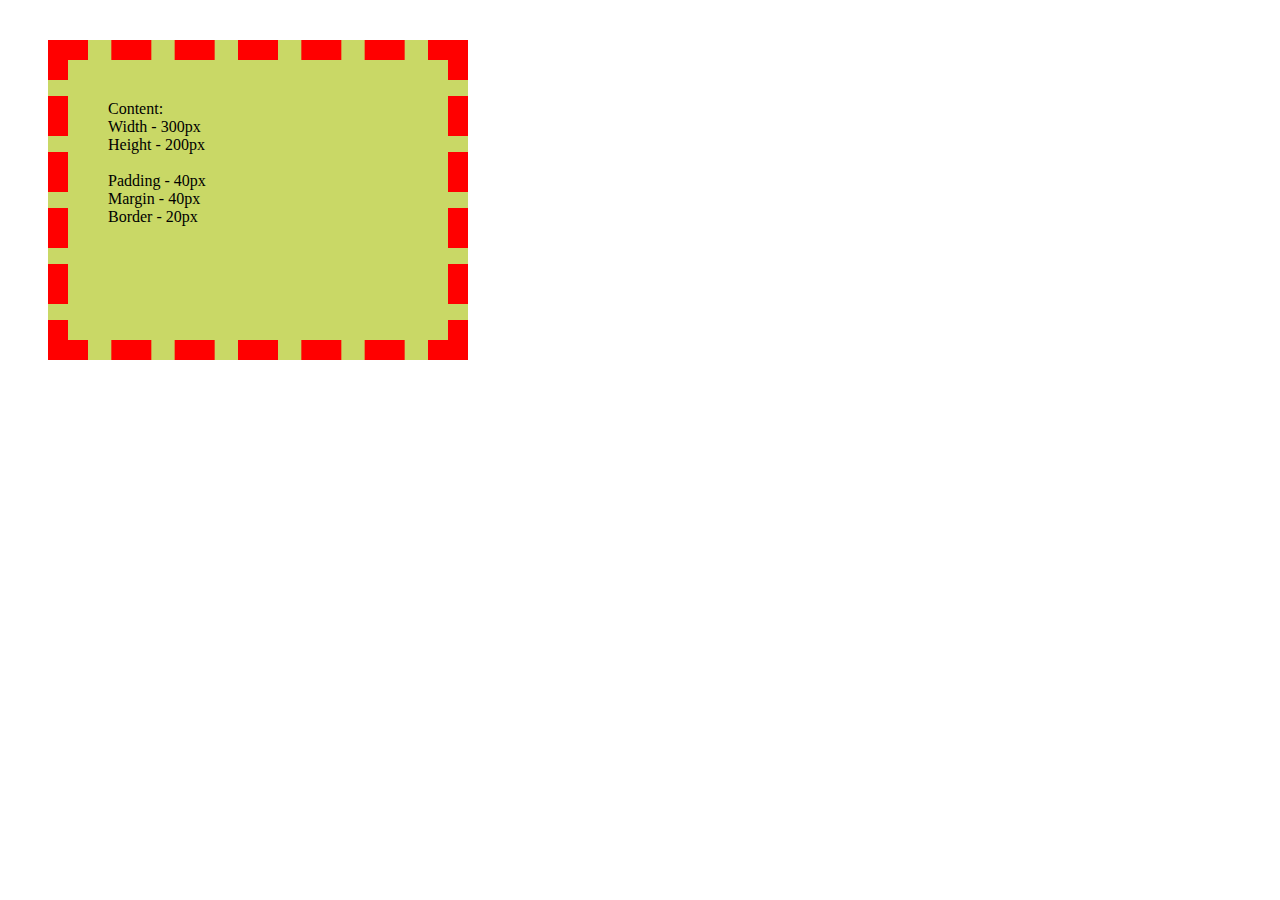
<file: module_01-content_structuur_styling/template-met-css/template.html>
<!DOCTYPE html>

<html lang="nl">

	<head>
		<meta charset="UTF-8">
		<title>Titel van de pagina</title>
		<link rel="stylesheet" href="css/styles.css">
	</head>

	<body>
		<div class="mydiv">
			Content: <br>
			Width - 300px <br>
			Height - 200px <br>
			<br>
			Padding - 40px <br>
			Margin - 40px <br>
			Border - 20px
		</div>
		
	</body>

</html>
</file>
<file: module_01-content_structuur_styling/persoonlijk/css/style.css>
body {
    background-color: rgb(0, 0, 0);
    color: white;
    margin: 70px;
    padding: 50px;
    padding-top: 30px;
    border: outset red;
}

.h1 {
    color: green;
    text-align: center;
    background-color: rgb(255, 0, 0);
}

.h2 {
    color: aqua;
}

.h3 {
    color: blueviolet;
}

.h4 {
    color: brown;
}

.h5 {
    color: cornflowerblue;
}

.h6 {
    color: yellow;
}

a:link {
    color: blue;
}

a:visited {
    color: lightblue;
}

a:hover {
    color: red;
}
</file>
<file: module_01-content_structuur_styling/recepten/css/style.css>
body {
    font-family: 'Roboto', sans-serif;
}

.center {
    display: block;
    margin: auto;
    width: 42%;
}

.tip {
    font-size: 20px;
    line-height: 26px;
    border: 4px;
    background-color: #def6ed;
    text-align: center;
}

h1 {
    font-size: 36px;
    line-height: 36px;
}

h2 {
    font-size: 24px;
    line-height: 32px;
    padding-top:40px
}

h3 {
    font-size: 32px;
    line-height: 32px;
    padding-top:40px
}

p {
    font-size: 20px;
    line-height: 26px;
}

ul{
    font-size: 20px;
    line-height: 26px;
    display: grid;
    gap: 10px;
}

ol{
    font-size: 20px;
    line-height: 26px;
    display: grid;
    gap: 20px;
}

.bold {
    font-weight: bold;
}

.nav {
    background-color: rgb(255, 255, 255);
    overflow: hidden;
    
}

.nav a {
    float: left;
    color: #000000;
    text-align: center;
    padding: 14px 16px;
    text-decoration: none;
    font-size: 17px;
}

.nav a:hover {
    background-color: #ddd;
    color: black;
}

.nav a.active {
    background-color: #cccccc;
    color: white;
  }
</file>
<file: module_02-responsive_web_design/bootstrap_gridsystem/Bootstrap_lab1/css/style.css>
html{
	font-family: verdana;
	font-size: 20px;
}
#elem1,#elem2,#elem3,#elem4,#elem5,#sub *{
	border:1px solid grey;
}

#elem1{
	background-color:red;
}
#elem2{
	background-color: orange;
}
#elem4{
	background-color: green;
}
#elem5{
	background-color: blue;
}
#sub *{
	background-color:yellow;
}
</file>
<file: lessen/box/box.css>
body {
	background-image : url("millimeter.png");
}

h1 {

}

h2 {

}

p {
	
}
</file>
<file: module_01-content_structuur_styling/template-met-css/css/styles.css>
.mydiv {
    border: 20px outset red;
    background-color: rgb(201, 216, 102);
    width: 300px;
    height: 200px;
    padding: 40px;
    margin: 40px;
    border-style: dashed;
}
</file>
